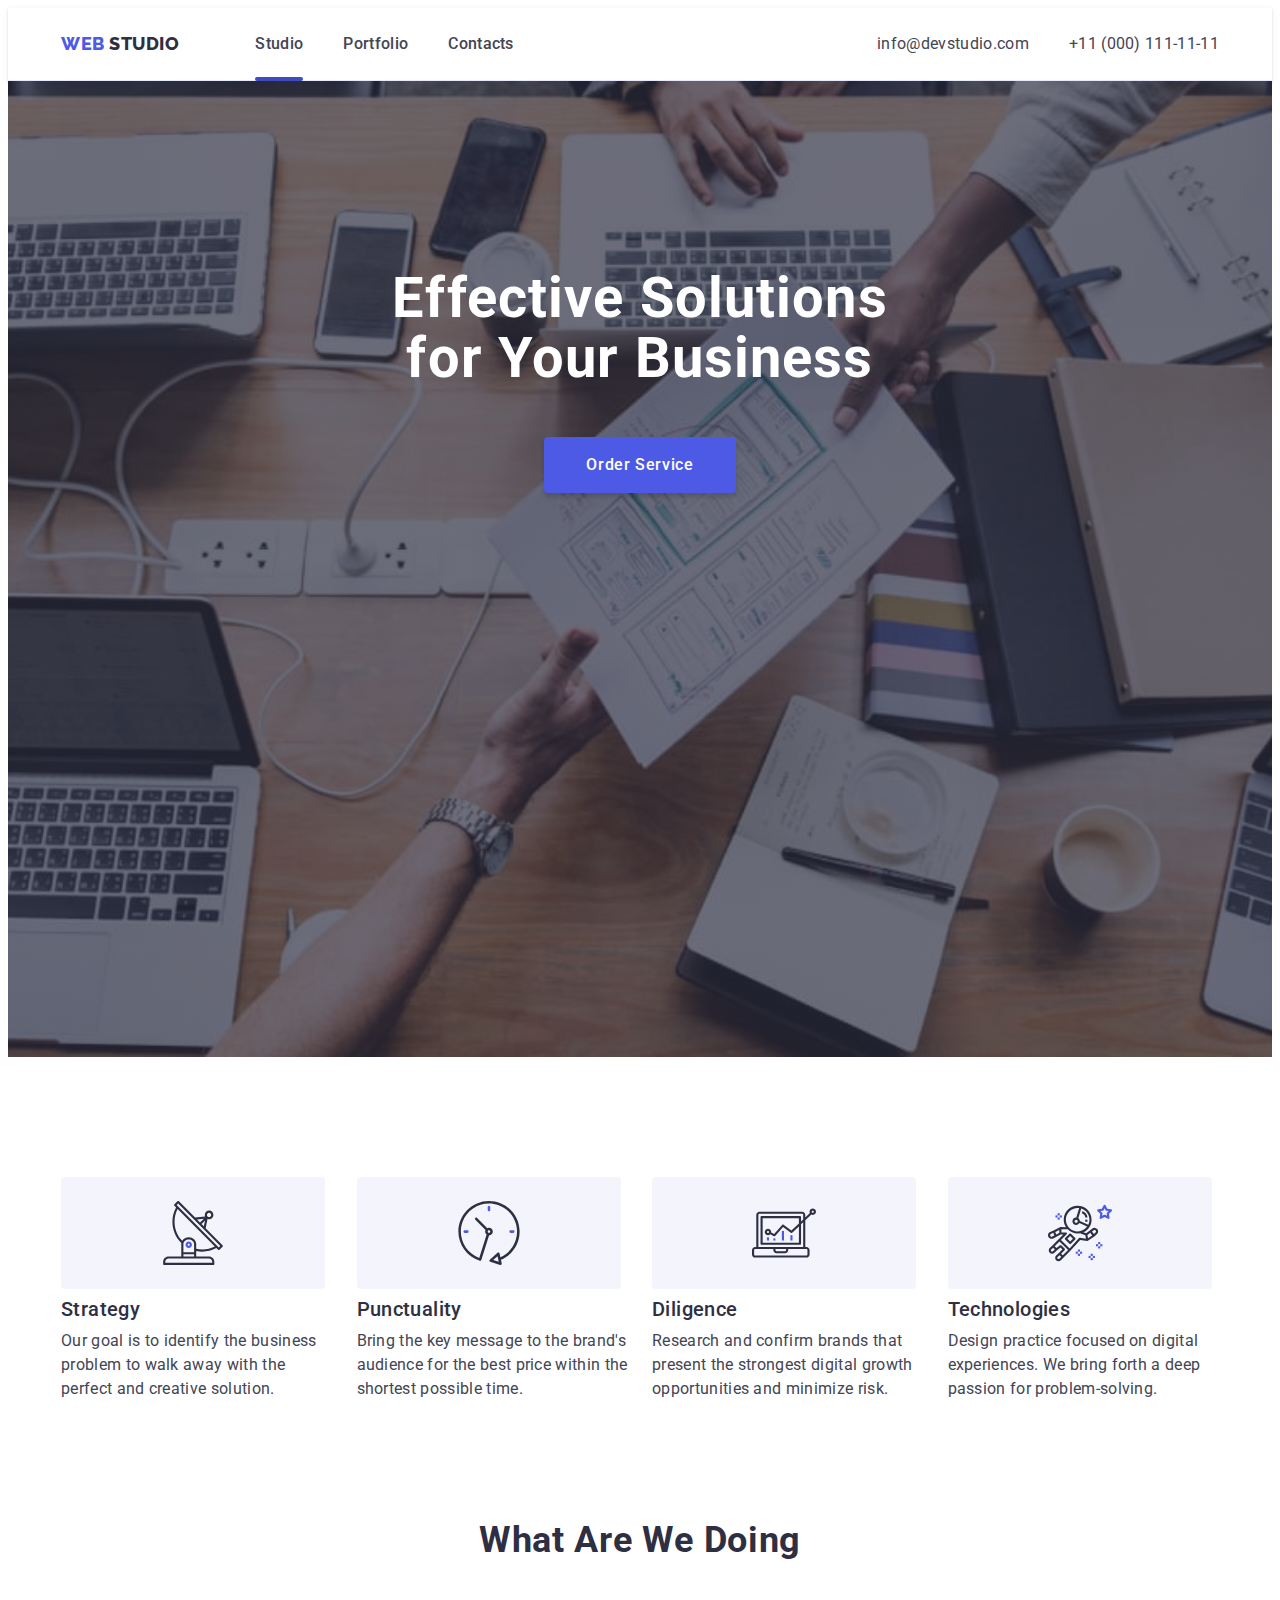
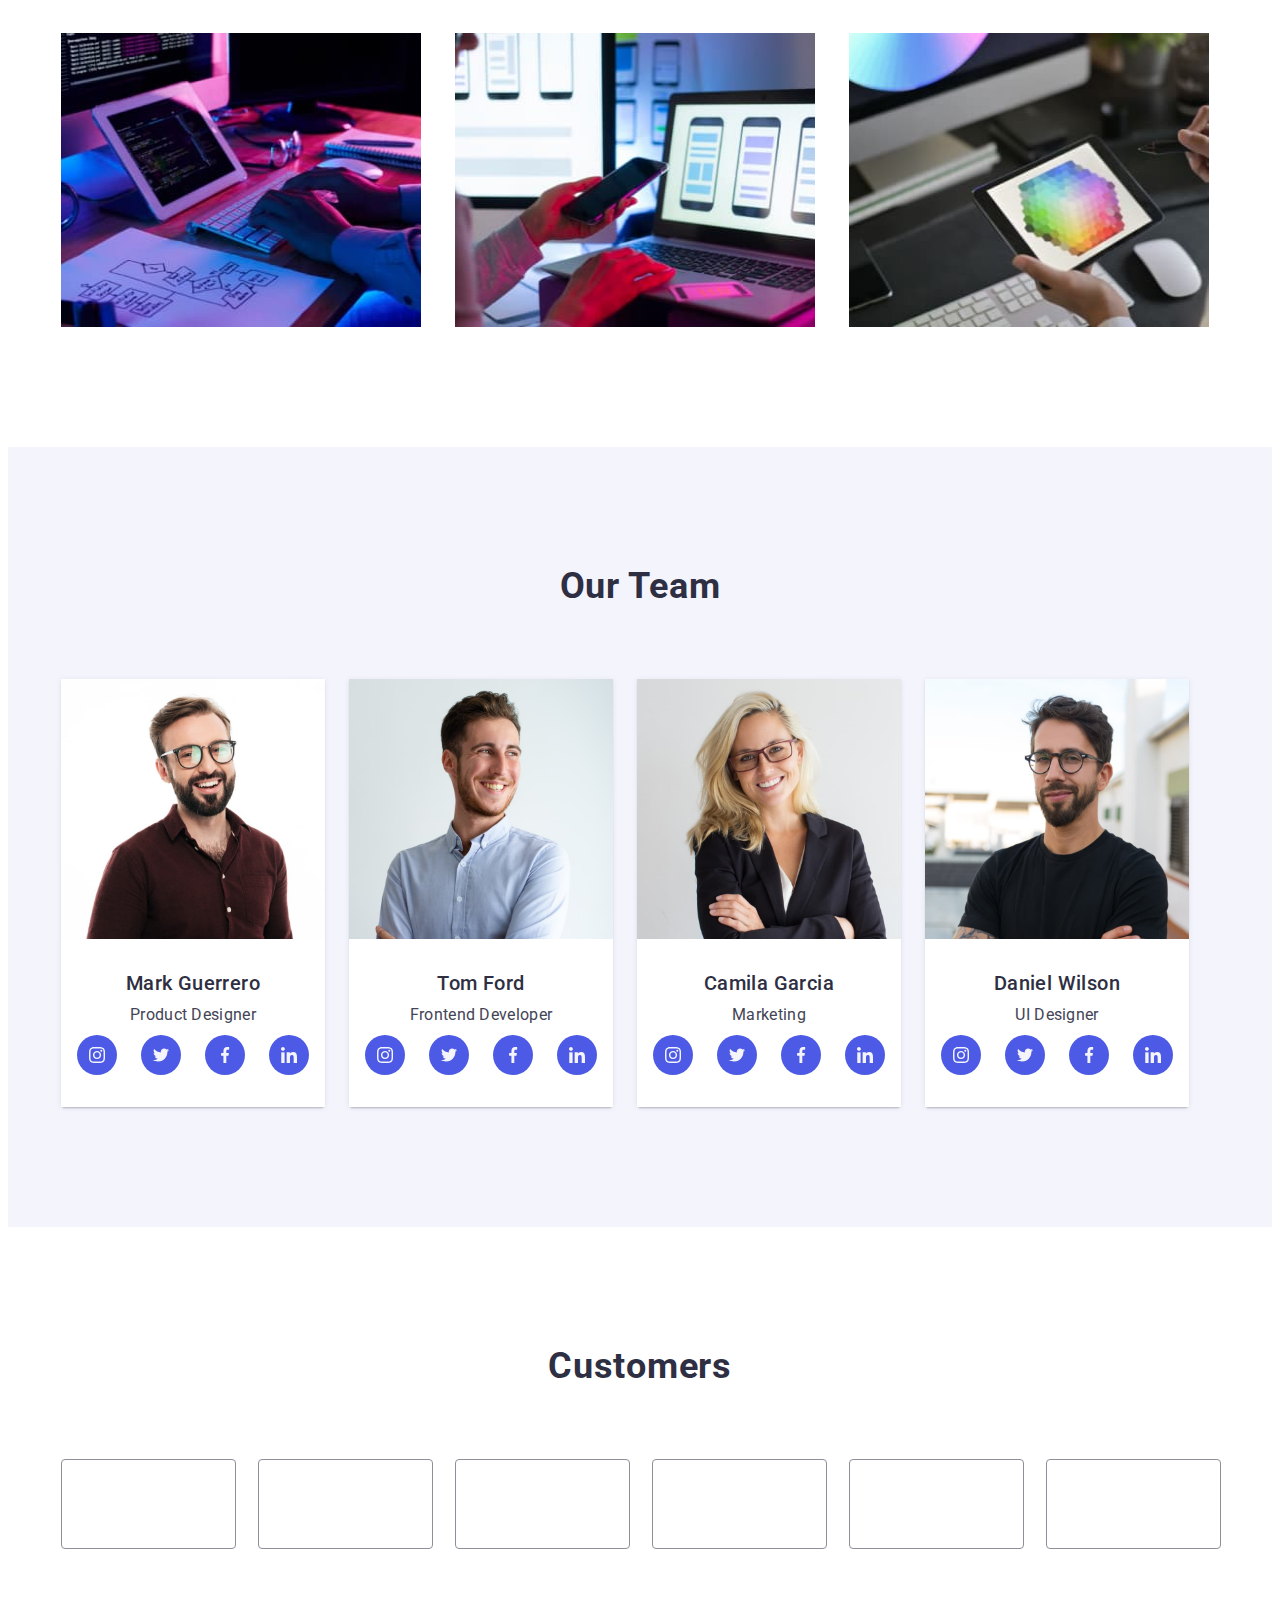
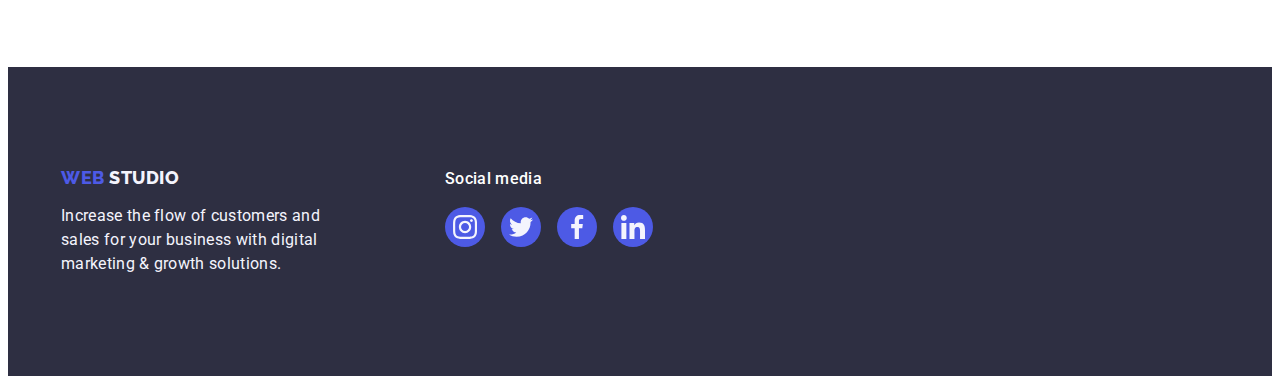
<file: index.html>
<!DOCTYPE html>
<html lang="en">
  <head>
    <meta charset="UTF-8" />
    <meta http-equiv="X-UA-Compatible" content="IE=edge" />
    <meta name="viewport" content="width=device-width, initial-scale=1.0" />
    <title>Document</title>
    <link
      rel="stylesheet"
      href="https://cdnjs.cloudflare.com/ajax/libs/modern-normalize/2.0.0/modern-normalize.min.css"
      integrity="sha512-4xo8blKMVCiXpTaLzQSLSw3KFOVPWhm/TRtuPVc4WG6kUgjH6J03IBuG7JZPkcWMxJ5huwaBpOpnwYElP/m6wg=="
      crossorigin="anonymous"
      referrerpolicy="no-referrer"
    />
    <link rel="stylesheet" href="./css/styles.css" />
    <link rel="preconnect" href="https://fonts.googleapis.com" />
    <link rel="preconnect" href="https://fonts.gstatic.com" crossorigin />
    <link
      href="https://fonts.googleapis.com/css2?family=Raleway:wght@800&family=Roboto:wght@400;500;700;900&display=swap"
      rel="stylesheet"
    />
  </head>
  <body>
    <header class="header">
      <div class="container header-container">
        <nav class="header-nav">
          <a href="./index.html" class="header-title link"
            >Web <span class="header-span">Studio</span>
          </a>
          <ul class="header-list list">
            <li class="header-list-item">
              <a href="./index.html" class="header-links current link"
                >Studio</a
              >
            </li>
            <li class="header-list-item">
              <a href="./portfolio.html" class="header-links link">Portfolio</a>
            </li>
            <li class="header-list-item">
              <a href="" class="header-links link">Contacts</a>
            </li>
          </ul>
        </nav>
        <address class="header-address">
          <ul class="list header-list">
            <li>
              <a href="mailto:info@devstudio.com" class="header-contacts link"
                >info@devstudio.com</a
              >
            </li>
            <li>
              <a href="tel:+110001111111" class="header-contacts link"
                >+11 (000) 111-11-11</a
              >
            </li>
          </ul>
        </address>
      </div>
    </header>
    <main>
      <section class="main-section">
        <div class="main-container container">
          <h1 class="page-title">Effective Solutions for Your Business</h1>
          <button type="button" class="button-order-service" data-modal-open>
            Order Service
          </button>
        </div>
      </section>
      <section class="features">
        <div class="container">
          <h2 class="visually-hidden">Features</h2>
          <ul class="list features-container">
            <li class="features-items">
              <div class="features-icon-block">
                <svg class="features-icons" width="64" height="64">
                  <use href="./images/icons.svg#icon-antenna-1"></use>
                </svg>
              </div>
              <h3 class="features-title">Strategy</h3>
              <p class="features-text">
                Our goal is to identify the business problem to walk away with
                the perfect and creative solution.
              </p>
            </li>
            <li class="features-items">
              <div class="features-icon-block">
                <svg class="features-icons" width="64" height="64">
                  <use href="./images/icons.svg#icon-clock-1"></use>
                </svg>
              </div>
              <h3 class="features-title">Punctuality</h3>
              <p class="features-text">
                Bring the key message to the brand's audience for the best price
                within the shortest possible time.
              </p>
            </li>
            <li class="features-items">
              <div class="features-icon-block">
                <svg class="features-icons" width="64" height="64">
                  <use href="./images/icons.svg#icon-diagram-1"></use>
                </svg>
              </div>
              <h3 class="features-title">Diligence</h3>
              <p class="features-text">
                Research and confirm brands that present the strongest digital
                growth opportunities and minimize risk.
              </p>
            </li>
            <li class="features-items">
              <div class="features-icon-block">
                <svg class="features-icons" width="64" height="64">
                  <use href="./images/icons.svg#icon-astronaut-1"></use>
                </svg>
              </div>
              <h3 class="features-title">Technologies</h3>
              <p class="features-text">
                Design practice focused on digital experiences. We bring forth a
                deep passion for problem-solving.
              </p>
            </li>
          </ul>
        </div>
      </section>
      <section class="doing-container">
        <div class="container">
          <h2 id="studio" class="section-title">What are we doing</h2>
          <ul class="list doing-list">
            <li class="doing-items">
              <img
                src="./images/box1.jpg"
                alt="Alternative text"
                width="360"
                height="294"
              />
            </li>
            <li class="doing-items">
              <img
                src="./images/box2.jpg"
                alt="Alternative text"
                width="360"
                height="294"
              />
            </li>
            <li class="doing-items">
              <img
                src="./images/box3.jpg"
                alt="Alternative text"
                width="360"
                height="294"
              />
            </li>
          </ul>
        </div>
      </section>
      <section class="team-container">
        <div class="container">
          <h2 id="portfolio" class="section-title">Our Team</h2>
          <ul class="team-list list">
            <li class="team-item">
              <img
                src="./images/ihor.jpg"
                alt="Mark Guerrero"
                width="264"
                height="260"
              />
              <div class="team-item-job">
                <h3 class="team-title">Mark Guerrero</h3>
                <p class="team-text">Product Designer</p>
                <ul class="team-soc">
                  <li class="team-soc-item">
                    <a href="/" class="team-soc-link"
                      ><svg class="team-soc-icon" width="16" height="16">
                        <use
                          href="./images/icons.svg#icon-instagram-2"
                        ></use></svg
                    ></a>
                  </li>
                  <li class="team-soc-item">
                    <a href="/" class="team-soc-link"
                      ><svg class="team-soc-icon" width="16" height="16">
                        <use
                          href="./images/icons.svg#icon-twitter-1"
                        ></use></svg
                    ></a>
                  </li>
                  <li class="team-soc-item">
                    <a href="/" class="team-soc-link"
                      ><svg class="team-soc-icon" width="16" height="16">
                        <use
                          href="./images/icons.svg#icon-facebook-1"
                        ></use></svg
                    ></a>
                  </li>
                  <li class="team-soc-item">
                    <a href="/" class="team-soc-link"
                      ><svg class="team-soc-icon" width="16" height="16">
                        <use
                          href="./images/icons.svg#icon-linkedin-1"
                        ></use></svg
                    ></a>
                  </li>
                </ul>
              </div>
            </li>
            <li class="team-item">
              <img
                src="./images/mykola.jpg"
                alt="Tom Ford"
                width="264"
                height="260"
              />
              <div class="team-item-job">
                <h3 class="team-title">Tom Ford</h3>
                <p class="team-text">Frontend Developer</p>

                <ul class="team-soc">
                  <li class="team-soc-item">
                    <a href="/" class="team-soc-link"
                      ><svg class="team-soc-icon" width="16" height="16">
                        <use
                          href="./images/icons.svg#icon-instagram-2"
                        ></use></svg
                    ></a>
                  </li>
                  <li class="team-soc-item">
                    <a href="/" class="team-soc-link"
                      ><svg class="team-soc-icon" width="16" height="16">
                        <use
                          href="./images/icons.svg#icon-twitter-1"
                        ></use></svg
                    ></a>
                  </li>
                  <li class="team-soc-item">
                    <a href="/" class="team-soc-link"
                      ><svg class="team-soc-icon" width="16" height="16">
                        <use
                          href="./images/icons.svg#icon-facebook-1"
                        ></use></svg
                    ></a>
                  </li>
                  <li class="team-soc-item">
                    <a href="/" class="team-soc-link"
                      ><svg class="team-soc-icon" width="16" height="16">
                        <use
                          href="./images/icons.svg#icon-linkedin-1"
                        ></use></svg
                    ></a>
                  </li>
                </ul>
              </div>
            </li>
            <li class="team-item">
              <img
                src="./images/olga.jpg"
                alt="Camila Garcia"
                width="264"
                height="260"
              />
              <div class="team-item-job">
                <h3 class="team-title">Camila Garcia</h3>
                <p class="team-text">Marketing</p>

                <ul class="team-soc">
                  <li class="team-soc-item">
                    <a href="/" class="team-soc-link"
                      ><svg class="team-soc-icon" width="16" height="16">
                        <use
                          href="./images/icons.svg#icon-instagram-2"
                        ></use></svg
                    ></a>
                  </li>
                  <li class="team-soc-item">
                    <a href="/" class="team-soc-link"
                      ><svg class="team-soc-icon" width="16" height="16">
                        <use
                          href="./images/icons.svg#icon-twitter-1"
                        ></use></svg
                    ></a>
                  </li>
                  <li class="team-soc-item">
                    <a href="/" class="team-soc-link"
                      ><svg class="team-soc-icon" width="16" height="16">
                        <use
                          href="./images/icons.svg#icon-facebook-1"
                        ></use></svg
                    ></a>
                  </li>
                  <li class="team-soc-item">
                    <a href="/" class="team-soc-link"
                      ><svg class="team-soc-icon" width="16" height="16">
                        <use
                          href="./images/icons.svg#icon-linkedin-1"
                        ></use></svg
                    ></a>
                  </li>
                </ul>
              </div>
            </li>
            <li class="team-item">
              <img
                src="./images/mykhailo.jpg"
                alt="Daniel Wilson"
                width="264"
                height="260"
              />
              <div class="team-item-job">
                <h3 class="team-title">Daniel Wilson</h3>
                <p class="team-text">UI Designer</p>
                <ul class="team-soc">
                  <li class="team-soc-item">
                    <a href="/" class="team-soc-link"
                      ><svg class="team-soc-icon" width="16" height="16">
                        <use
                          href="./images/icons.svg#icon-instagram-2"
                        ></use></svg
                    ></a>
                  </li>
                  <li class="team-soc-item">
                    <a href="/" class="team-soc-link"
                      ><svg class="team-soc-icon" width="16" height="16">
                        <use
                          href="./images/icons.svg#icon-twitter-1"
                        ></use></svg
                    ></a>
                  </li>
                  <li class="team-soc-item">
                    <a href="/" class="team-soc-link"
                      ><svg class="team-soc-icon" width="16" height="16">
                        <use
                          href="./images/icons.svg#icon-facebook-1"
                        ></use></svg
                    ></a>
                  </li>
                  <li class="team-soc-item">
                    <a href="/" class="team-soc-link"
                      ><svg class="team-soc-icon" width="16" height="16">
                        <use
                          href="./images/icons.svg#icon-linkedin-1"
                        ></use></svg
                    ></a>
                  </li>
                </ul>
              </div>
            </li>
          </ul>
        </div>
      </section>
      <section class="customers-container">
        <div class="container">
          <h2 class="section-title">Customers</h2>
          <ul class="customers-list">
            <li class="customers-list-item">
              <a href="" class="customers-link">
                <svg class="customers-icon" width="104" height="56">
                  <use href="./images/icons.svg#icon-Logo"></use>
                </svg>
              </a>
            </li>
            <li class="customers-list-item">
              <a href="" class="customers-link">
                <svg class="customers-icon" width="104" height="56">
                  <use href="./images/icons.svg#icon-Logo-1"></use>
                </svg>
              </a>
            </li>
            <li class="customers-list-item">
              <a href="" class="customers-link">
                <svg class="customers-icon" width="104" height="56">
                  <use href="./images/icons.svg#icon-Logo-2"></use>
                </svg>
              </a>
            </li>
            <li class="customers-list-item">
              <a href="" class="customers-link">
                <svg class="customers-icon" width="104" height="56">
                  <use href="./images/icons.svg#icon-Logo-3"></use>
                </svg>
              </a>
            </li>
            <li class="customers-list-item">
              <a href="" class="customers-link">
                <svg class="customers-icon" width="104" height="56">
                  <use href="./images/icons.svg#icon-Logo-4"></use>
                </svg>
              </a>
            </li>
            <li class="customers-list-item">
              <a href="" class="customers-link">
                <svg class="customers-icon" width="104" height="56">
                  <use href="./images/icons.svg#icon-Logo-5"></use>
                </svg>
              </a>
            </li>
          </ul>
        </div>
      </section>
    </main>
    <footer class="footer" id="contacts">
      <div class="footer-container container">
        <div class="footer-copyright">
          <a href="./index.html" class="footer-title link"
            >Web <span class="footer-span">Studio</span>
          </a>
          <p class="copyright">
            Increase the flow of customers and sales for your business with
            digital marketing & growth solutions.
          </p>
        </div>
        <div class="footer-soc">
          <p class="footer-soc-title">Social media</p>
          <ul class="footer-soc-list">
            <li class="footer-soc-item">
              <a href="" class="footer-soc-link">
                <svg class="footer-soc-icon" width="24" height="24">
                  <use href="./images/icons.svg#icon-instagram-2"></use></svg
              ></a>
            </li>
            <li class="footer-soc-item">
              <a href="" class="footer-soc-link">
                <svg class="footer-soc-icon" width="24" height="24">
                  <use href="./images/icons.svg#icon-twitter-1"></use></svg
              ></a>
            </li>
            <li class="footer-soc-item">
              <a href="" class="footer-soc-link">
                <svg class="footer-soc-icon" width="24" height="24">
                  <use href="./images/icons.svg#icon-facebook-1"></use></svg
              ></a>
            </li>
            <li class="footer-soc-item">
              <a href="" class="footer-soc-link">
                <svg class="footer-soc-icon" width="24" height="24">
                  <use href="./images/icons.svg#icon-linkedin-1"></use></svg
              ></a>
            </li>
          </ul>
        </div>
      </div>
    </footer>
    <div class="backdrop is-hidden" data-modal>
      <div class="modal">
        <button type="button" class="modal-btn" data-modal-close>
          <svg class="modal-close-icon" width="8" height="8">
            <use href="./images/icons.svg#icon-close-backdrop"></use>
          </svg>
        </button>
      </div>
    </div>
    <script src="./js/modal.js"></script>
  </body>
</html>
</file>
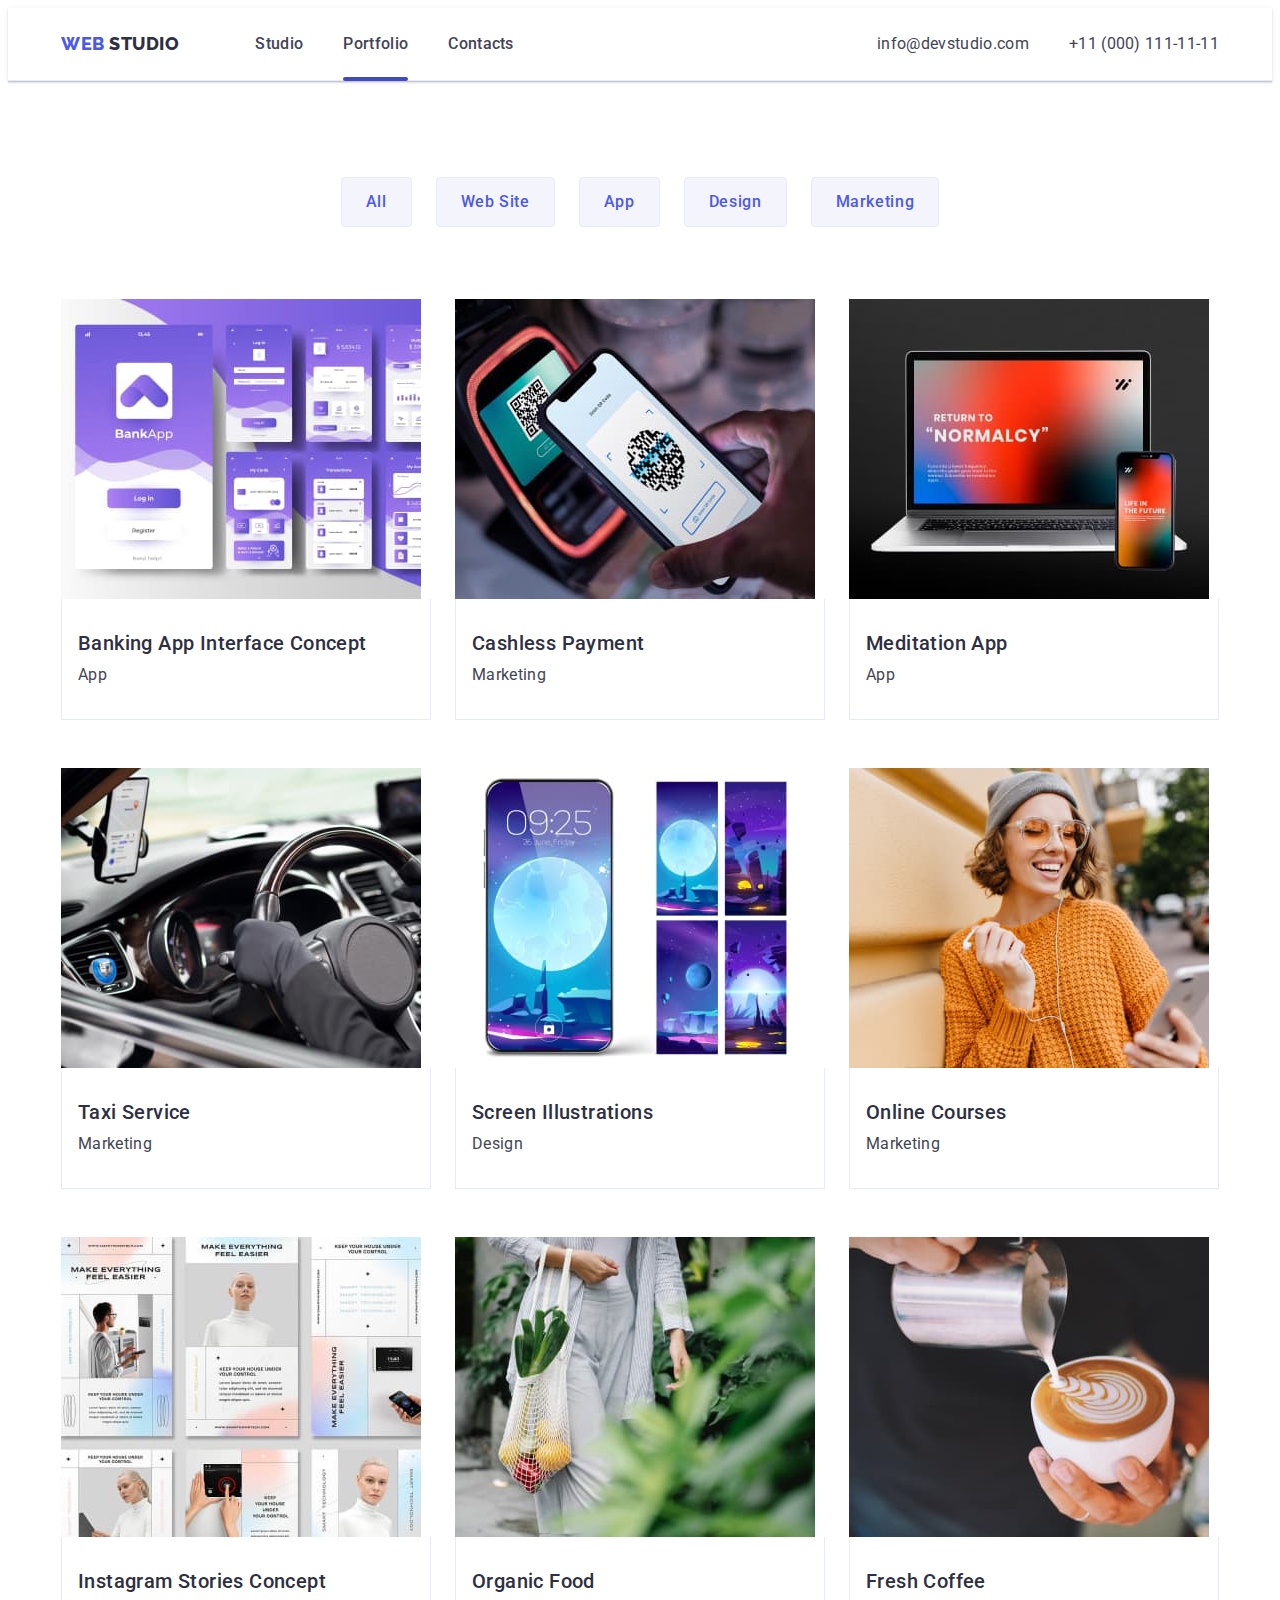
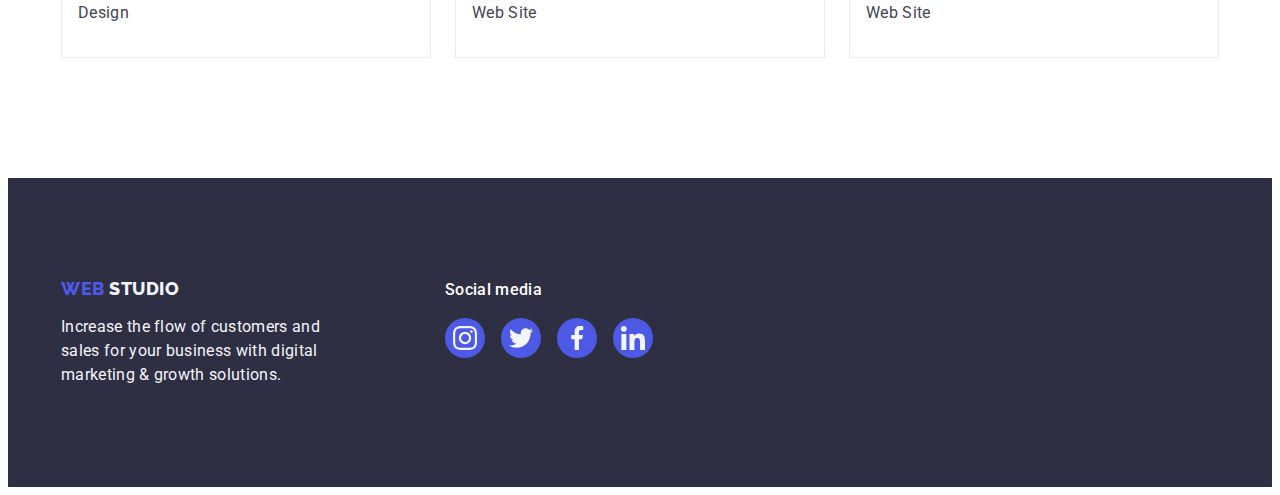
<file: portfolio.html>
<!DOCTYPE html>
<html lang="en">
  <head>
    <meta charset="UTF-8" />
    <meta http-equiv="X-UA-Compatible" content="IE=edge" />
    <meta name="viewport" content="width=device-width, initial-scale=1.0" />
    <title>Document</title>
    <link
      rel="stylesheet"
      href="https://cdnjs.cloudflare.com/ajax/libs/modern-normalize/2.0.0/modern-normalize.min.css"
      integrity="sha512-4xo8blKMVCiXpTaLzQSLSw3KFOVPWhm/TRtuPVc4WG6kUgjH6J03IBuG7JZPkcWMxJ5huwaBpOpnwYElP/m6wg=="
      crossorigin="anonymous"
      referrerpolicy="no-referrer"
    />
    <link rel="stylesheet" href="./css/styles.css" />
    <link rel="preconnect" href="https://fonts.googleapis.com" />
    <link rel="preconnect" href="https://fonts.gstatic.com" crossorigin />
    <link
      href="https://fonts.googleapis.com/css2?family=Raleway:wght@800&family=Roboto:wght@400;500;700;900&display=swap"
      rel="stylesheet"
    />
  </head>
  <body>
    <header class="header">
      <div class="container header-container">
        <nav class="header-nav">
          <a href="./index.html" class="header-title link"
            >Web <span class="header-span">Studio</span>
          </a>
          <ul class="header-list list">
            <li class="header-list-item">
              <a href="./index.html" class="header-links link">Studio</a>
            </li>
            <li class="header-list-item">
              <a href="./portfolio.html" class="header-links current link"
                >Portfolio</a
              >
            </li>
            <li class="header-list-item">
              <a href="" class="header-links link">Contacts</a>
            </li>
          </ul>
        </nav>
        <address class="header-address">
          <ul class="list header-list">
            <li>
              <a href="mailto:info@devstudio.com" class="header-contacts link"
                >info@devstudio.com</a
              >
            </li>
            <li>
              <a href="tel:+110001111111" class="header-contacts link"
                >+11 (000) 111-11-11</a
              >
            </li>
          </ul>
        </address>
      </div>
    </header>
    <main>
      <section class="filter">
        <div class="container">
          <h1 class="visually-hidden">Portfolio</h1>
          <ul class="list portfolio-filter">
            <li>
              <button type="button" class="portfolio-button">All</button>
            </li>
            <li>
              <button type="button" class="portfolio-button">Web Site</button>
            </li>
            <li>
              <button type="button" class="portfolio-button">App</button>
            </li>
            <li>
              <button type="button" class="portfolio-button">Design</button>
            </li>
            <li>
              <button type="button" class="portfolio-button">Marketing</button>
            </li>
          </ul>
          <ul class="list filter-list">
            <li class="filter-items">
              <a href="" class="filter-link link"
                ><div class="filter-image">
                  <img
                    src="./images/banking-app.jpg"
                    alt="Banking App Interface Concept"
                    width="360"
                    height="300"
                  />
                  <p class="filter-overlay-text">
                    14 Stylish and User-Friendly App Design Concepts · Task
                    Manager App · Calorie Tracker App · Exotic Fruit Ecommerce
                    App · Cloud Storage App
                  </p>
                </div>
                <div class="filter-item-text">
                  <h2 class="portfolio-title">Banking App Interface Concept</h2>
                  <p class="portfolio-text">App</p>
                </div>
              </a>
            </li>
            <li class="filter-items">
              <a href="" class="filter-link link"
                ><div class="filter-image">
                  <img
                    src="./images/cashless-payment.jpg"
                    alt="Cashless Payment"
                    width="360"
                    height="300"
                  />
                  <p class="filter-overlay-text">
                    14 Stylish and User-Friendly App Design Concepts · Task
                    Manager App · Calorie Tracker App · Exotic Fruit Ecommerce
                    App · Cloud Storage App
                  </p>
                </div>
                <div class="filter-item-text">
                  <h2 class="portfolio-title">Cashless Payment</h2>
                  <p class="portfolio-text">Marketing</p>
                </div>
              </a>
            </li>
            <li class="filter-items">
              <a href="" class="filter-link link"
                ><div class="filter-image">
                  <img
                    src="./images/meditation-app.jpg"
                    alt="Meditation App"
                    width="360"
                    height="300"
                  />
                  <p class="filter-overlay-text">
                    14 Stylish and User-Friendly App Design Concepts · Task
                    Manager App · Calorie Tracker App · Exotic Fruit Ecommerce
                    App · Cloud Storage App
                  </p>
                </div>
                <div class="filter-item-text">
                  <h2 class="portfolio-title">Meditation App</h2>
                  <p class="portfolio-text">App</p>
                </div>
              </a>
            </li>
            <li class="filter-items">
              <a href="" class="filter-link link"
                ><div class="filter-image">
                  <img
                    src="./images/taxi-service.jpg"
                    alt="Taxi Service"
                    width="360"
                    height="300"
                  />
                  <p class="filter-overlay-text">
                    14 Stylish and User-Friendly App Design Concepts · Task
                    Manager App · Calorie Tracker App · Exotic Fruit Ecommerce
                    App · Cloud Storage App
                  </p>
                </div>
                <div class="filter-item-text">
                  <h2 class="portfolio-title">Taxi Service</h2>
                  <p class="portfolio-text">Marketing</p>
                </div>
              </a>
            </li>
            <li class="filter-items">
              <a href="" class="filter-link link"
                ><div class="filter-image">
                  <img
                    src="./images/screen-illustrations.jpg"
                    alt="Screen Illustrations"
                    width="360"
                    height="300"
                  />
                  <p class="filter-overlay-text">
                    14 Stylish and User-Friendly App Design Concepts · Task
                    Manager App · Calorie Tracker App · Exotic Fruit Ecommerce
                    App · Cloud Storage App
                  </p>
                </div>
                <div class="filter-item-text">
                  <h2 class="portfolio-title">Screen Illustrations</h2>
                  <p class="portfolio-text">Design</p>
                </div>
              </a>
            </li>
            <li class="filter-items">
              <a href="" class="filter-link link"
                ><div class="filter-image">
                  <img
                    src="./images/online-courses.jpg"
                    alt="Online Courses"
                    width="360"
                    height="300"
                  />
                  <p class="filter-overlay-text">
                    14 Stylish and User-Friendly App Design Concepts · Task
                    Manager App · Calorie Tracker App · Exotic Fruit Ecommerce
                    App · Cloud Storage App
                  </p>
                </div>
                <div class="filter-item-text">
                  <h2 class="portfolio-title">Online Courses</h2>
                  <p class="portfolio-text">Marketing</p>
                </div>
              </a>
            </li>
            <li class="filter-items">
              <a href="" class="filter-link link"
                ><div class="filter-image">
                  <img
                    src="./images/instagram-stories.jpg"
                    alt="Instagram Stories Concept"
                    width="360"
                    height="300"
                  />
                  <p class="filter-overlay-text">
                    14 Stylish and User-Friendly App Design Concepts · Task
                    Manager App · Calorie Tracker App · Exotic Fruit Ecommerce
                    App · Cloud Storage App
                  </p>
                </div>
                <div class="filter-item-text">
                  <h2 class="portfolio-title">Instagram Stories Concept</h2>
                  <p class="portfolio-text">Design</p>
                </div>
              </a>
            </li>
            <li class="filter-items">
              <a href="" class="filter-link link"
                ><div class="filter-image">
                  <img
                    src="./images/organic-food.jpg"
                    alt="Organic Food"
                    width="360"
                    height="300"
                  />
                  <p class="filter-overlay-text">
                    14 Stylish and User-Friendly App Design Concepts · Task
                    Manager App · Calorie Tracker App · Exotic Fruit Ecommerce
                    App · Cloud Storage App
                  </p>
                </div>
                <div class="filter-item-text">
                  <h2 class="portfolio-title">Organic Food</h2>
                  <p class="portfolio-text">Web Site</p>
                </div>
              </a>
            </li>
            <li class="filter-items">
              <a href="" class="filter-link link"
                ><div class="filter-image">
                  <img
                    src="./images/fresh-coffee.jpg"
                    alt="Fresh Coffee"
                    width="360"
                    height="300"
                  />
                  <p class="filter-overlay-text">
                    14 Stylish and User-Friendly App Design Concepts · Task
                    Manager App · Calorie Tracker App · Exotic Fruit Ecommerce
                    App · Cloud Storage App
                  </p>
                </div>
                <div class="filter-item-text">
                  <h2 class="portfolio-title">Fresh Coffee</h2>
                  <p class="portfolio-text">Web Site</p>
                </div>
              </a>
            </li>
          </ul>
        </div>
      </section>
    </main>
    <footer class="footer" id="contacts">
      <div class="footer-container container">
        <div class="footer-copyright">
          <a href="./index.html" class="footer-title link"
            >Web <span class="footer-span">Studio</span>
          </a>
          <p class="copyright">
            Increase the flow of customers and sales for your business with
            digital marketing & growth solutions.
          </p>
        </div>
        <div class="footer-soc">
          <p class="footer-soc-title">Social media</p>
          <ul class="footer-soc-list">
            <li class="footer-soc-item">
              <a href="" class="footer-soc-link">
                <svg class="footer-soc-icon" width="24" height="24">
                  <use href="./images/icons.svg#icon-instagram-2"></use></svg
              ></a>
            </li>
            <li class="footer-soc-item">
              <a href="" class="footer-soc-link">
                <svg class="footer-soc-icon" width="24" height="24">
                  <use href="./images/icons.svg#icon-twitter-1"></use></svg
              ></a>
            </li>
            <li class="footer-soc-item">
              <a href="" class="footer-soc-link">
                <svg class="footer-soc-icon" width="24" height="24">
                  <use href="./images/icons.svg#icon-facebook-1"></use></svg
              ></a>
            </li>
            <li class="footer-soc-item">
              <a href="" class="footer-soc-link">
                <svg class="footer-soc-icon" width="24" height="24">
                  <use href="./images/icons.svg#icon-linkedin-1"></use></svg
              ></a>
            </li>
          </ul>
        </div>
      </div>
    </footer>
  </body>
</html>
</file>
<file: css/styles.css>
:root {
  --white: #ffffff;
  --navy: #2e2f42;
  --iris: #4d5ae5;
  --cloud: #f4f4fd;
  --slate: #434455;
  --ocean: #404bbf;
  --light-slate: #8e8f99;
  --green: #31d0aa;
  --dairy: #fcfcfc;
  --cornflower: #e7e9fc;
  --transition: 250ms cubic-bezier(0.4, 0, 0.2, 1);
}

::before,
::after {
  box-sizing: border-box;
}
.visually-hidden {
  position: absolute;
  width: 1px;
  height: 1px;
  margin: -1px;
  border: 0;
  padding: 0;
  white-space: nowrap;
  clip-path: inset(100%);
  clip: rect(0 0 0 0);
  overflow: hidden;
}
span,
p,
h1,
h2,
h3,
h4,
h5,
h6 {
  margin-top: 0;
  margin-bottom: 0;
}

a {
  text-decoration: none;
}

ul {
  list-style-type: none;
  margin-top: 0;
  margin-bottom: 0;
  padding-left: 0;
}

img {
  display: block;
}

body {
  background-color: var(--white);
  font-family: Roboto, sans-serif;
  color: var(--slate);
  line-height: 1.5;
}
.link {
  text-decoration: none;
  display: inline-block;
}
.list {
  list-style: none;
}
.container {
  width: 100%;
  max-width: 1158px;
  margin: 0 auto;
  /* outline: 2px solid red; */
  padding: 0 15px;
}
/** ------------------HEADER------------------ */
.header {
  border-bottom: 1px solid #e7e9fc;
  box-shadow: 0px 2px 1px rgba(46, 47, 66, 0.08),
    0px 1px 1px rgba(46, 47, 66, 0.16), 0px 1px 6px rgba(46, 47, 66, 0.08);
}
.header-container {
  display: flex;
  align-items: center;
  padding: 0 15px;
}
.header-nav {
  display: flex;
  align-items: center;
}
.header-list {
  display: flex;
  align-items: center;
  gap: 40px;
}
.header-list-item {
  position: relative;
}
.header-title {
  font-family: Raleway, sans-serif;
  font-weight: 800;
  font-size: 18px;
  line-height: 1.17;
  color: var(--iris);
  letter-spacing: 0.03em;
  text-transform: uppercase;
  margin-right: 76px;
}

.header-span {
  color: var(--navy);
}
.header-links {
  position: relative;
  font-weight: 500;
  font-size: 16px;
  line-height: 1.5;
  letter-spacing: 0.02em;
  color: var(--slate);
  padding: 24px 0;
  transition: color var(--transition);
}
.header-links:hover,
.header-links:focus {
  color: var(--ocean);
}
.current::after {
  content: "";
  background-color: var(--ocean);
  border-radius: 2px;
  width: 100%;
  height: 4px;
  position: absolute;
  left: 0;
  bottom: -1px;
}

.header-contacts {
  font-style: normal;
  letter-spacing: 0.02em;
  color: var(--slate);
  transition: color var(--transition);
}
.header-contacts:hover,
.header-contacts:focus {
  color: var(--ocean);
}
.header-address {
  font-style: normal;
  display: flex;
  gap: 40px;
  margin-left: auto;
}

/** ------------------INDEX.HTML------------------ */

/** ------------------MAIN------------------ */

.main-section {
  background-color: var(--navy);
  padding: 188px 0;
  background-image: linear-gradient(
      rgba(46, 47, 66, 0.7),
      rgba(46, 47, 66, 0.7)
    ),
    url(../images/people-office.jpg);
  background-size: cover;
  background-position: center;
  background-repeat: no-repeat;
  max-width: 1440px;
  height: 600px;
  margin: 0 auto;
}
.main-container {
  text-align: center;
}

.page-title {
  font-weight: 700;
  font-size: 56px;
  color: var(--white);
  text-align: center;
  font-style: normal;
  letter-spacing: 0.02em;
  line-height: 1.07;
  max-width: 496px;
  margin: 0 auto;
  margin-bottom: 48px;
}
.button-order-service {
  font-size: 16px;
  font-weight: 500;
  font-family: "Roboto", sans-serif;
  line-height: 1.5;
  letter-spacing: 0.04em;
  background-color: var(--iris);
  color: var(--white);
  cursor: pointer;
  padding: 16px 42px;
  border-radius: 4px;
  min-width: 169px;
  height: 56px;
  border: none;
  transition: background-color var(--transition);
  box-shadow: 0px 4px 4px rgba(0, 0, 0, 0.15);
}
.button-order-service:hover,
.button-order-service:focus {
  background-color: var(--ocean);
}
/** ------------------FEATURES------------------ */

.features {
  padding: 120px 0;
}
.features-container {
  display: flex;
  gap: 24px;
}
.features-items {
  width: calc((100% - 72px) / 4);
}
.features-icon-block {
  display: flex;
  justify-content: center;
  align-items: center;
  background-color: var(--cloud);
  width: 264px;
  height: 112px;
  border-radius: 4px;
  margin-bottom: 8px;
}
.features-icons {
  width: 64px;
  height: 64px;
}
.features-title {
  font-weight: 500;
  font-size: 20px;
  line-height: 1.2;
  letter-spacing: 0.02em;
  color: var(--navy);
  margin-bottom: 8px;
}
.features-text {
  font-weight: 400;
  font-size: 16px;
  line-height: 1.5;
  letter-spacing: 0.02em;
  color: var(--slate);
}

/** ------------------DOING------------------ */
.section-title {
  font-weight: 700;
  font-size: 36px;
  line-height: 1.11;
  text-align: center;
  letter-spacing: 0.02em;
  text-transform: capitalize;
  color: var(--navy);
  margin-bottom: 72px;
}
.doing-container {
  padding-bottom: 120px;
}
.doing-list {
  display: flex;
  gap: 24px;
}
.doing-items {
  width: calc((100% - 48px) / 3);
}

/** ------------------TEAM------------------ */

.team-item {
  width: calc((100% -72px) / 4);
  border-radius: 0px 0px 4px 4px;
  box-shadow: 0px 1px 6px rgba(46, 47, 66, 0.08),
    0px 1px 1px rgba(46, 47, 66, 0.16), 0px 2px 1px rgba(46, 47, 66, 0.08);
}
.team-item-job {
  background-color: var(--white);
  padding: 32px 0;
  display: flex;
  flex-direction: column;
  gap: 8px;
}
.team-container {
  background-color: var(--cloud);
  padding: 120px 0;
}
.team-list {
  display: flex;
  gap: 24px;
}
.team-title {
  font-weight: 500;
  font-size: 20px;
  line-height: 1.2;
  letter-spacing: 0.02em;
  color: var(--navy);
  text-align: center;
}
.team-text {
  font-weight: 400;
  font-size: 16px;
  line-height: 1.5;
  letter-spacing: 0.02em;
  color: var(--slate);
  text-align: center;
}
.team-soc {
  display: flex;
  gap: 24px;
  justify-content: center;
}
.team-soc-item {
  width: 40px;
  height: 40px;
}
.team-soc-link {
  width: 100%;
  height: 100%;
  display: flex;
  justify-content: center;
  align-items: center;
  background-color: var(--iris);
  border-radius: 50%;
  cursor: pointer;
  transition: background-color var(--transition);
}
.team-soc-icon {
  fill: var(--cloud);
}
.team-soc-link:hover,
.team-soc-link:focus {
  background-color: var(--ocean);
}

/** ------------------CUSTOMERS ------------------ */
.customers-container {
  padding: 120px 0;
}
.customers-list {
  display: flex;
  gap: 24px;
}
.customers-list-item {
  width: calc((100% - 120px) / 6);
  height: 88px;
}
.customers-link {
  width: 100%;
  height: 100%;
  display: flex;
  align-items: center;
  justify-content: center;
  border-radius: 4px;
  border: 1px solid var(--light-slate);
  cursor: pointer;
  transition: border-color var(--transition), color var(--transition);
  color: var(--light-slate);
}

.customers-link:hover,
.customers-link:focus {
  border-color: var(--ocean);
}
.customers-link:hover .customers-icon,
.customers-link:focus .customers-icon {
  fill: var(--ocean);
}
.customers-icon {
  fill: currentColor;
  transition: color var(--transition);
}

/** ------------------PORTFOLIO.HTML------------------ */
.portfolio-button {
  cursor: pointer;
  background-color: var(--cloud);
  font-family: "Roboto", sans-serif;
  font-weight: 500;
  font-size: 16px;
  line-height: 1.5;
  letter-spacing: 0.04em;
  color: var(--iris);
  padding: 12px 24px;
  border-radius: 4px;
  border: 1px solid #e7e9fc;
  transition: background-color var(--transition), color var(--transition),
    border-color var(--transition), box-shadow var(--transition);
}
.portfolio-button:hover,
.portfolio-button:focus {
  color: var(--white);
  background-color: var(--ocean);
  border-color: transparent;
  box-shadow: 0px 3px 1px rgba(0, 0, 0, 0.1), 0px 2px 1px rgba(0, 0, 0, 0.08),
    0px 2px 2px rgba(0, 0, 0, 0.12);
}
.filter {
  padding: 96px 0 120px 0;
}
.filter-image {
  position: relative;
  overflow: hidden;
}
.filter-link:hover .filter-overlay-text,
.filter-link:focus .filter-overlay-text {
  transform: translateY(0%);
}
.filter-overlay-text {
  top: 0;
  font-size: 16px;
  line-height: 1.5;
  letter-spacing: 0.02em;
  color: var(--cloud);
  padding: 40px 32px;
  background-color: var(--iris);
  width: 100%;
  height: 100%;
  position: absolute;
  top: 0;
  left: 0;
  transition: transform var(--transition);
  transform: translateY(100%);
}
.portfolio-filter {
  display: flex;
  gap: 24px;
  justify-content: center;
  margin-bottom: 72px;
}
.filter-list {
  display: flex;
  flex-wrap: wrap;
  gap: 48px 24px;
}
.filter-items {
  width: calc((100% - 48px) / 3);
}
.filter-link {
  display: block;
  transition: box-shadow var(--transition);
  color: inherit;
}
.filter-link:hover,
.filter-link:focus {
  box-shadow: 0px 1px 6px rgba(46, 47, 66, 0.08),
    0px 1px 1px rgba(46, 47, 66, 0.16), 0px 2px 1px rgba(46, 47, 66, 0.08);
}
.filter-item-text {
  padding: 32px 16px;
  border: 1px solid #e7e9fc;
  border-top: none;
}
.portfolio-title {
  font-family: "Roboto";
  font-style: normal;
  font-weight: 500;
  font-size: 20px;
  line-height: 24px;
  letter-spacing: 0.02em;
  color: var(--navy);
  margin-bottom: 8px;
}
.portfolio-text {
  letter-spacing: 0.02em;
}

/** ------------------FOOTER------------------ */

.footer {
  background-color: var(--navy);
  padding: 100px 0;
}
.footer-span {
  color: var(--cloud);
}
.copyright {
  color: var(--cloud);
  letter-spacing: 0.02em;
  max-width: 264px;
}
.footer-copyright {
  margin-right: 120px;
}
.footer-title {
  font-family: Raleway, sans-serif;
  font-weight: 800;
  font-size: 18px;
  line-height: 1.17;
  color: var(--iris);
  letter-spacing: 0.03em;
  text-transform: uppercase;
  margin-bottom: 16px;
  display: inline-block;
}
.footer-container {
  display: flex;
  align-items: baseline;
}
.footer-soc-title {
  font-weight: 500;
  letter-spacing: 0.02em;
}

.footer-soc > p {
  color: var(--white);
  margin-bottom: 16px;
}
.footer-soc-list {
  display: flex;
  gap: 16px;
}
.footer-soc-item {
  width: 40px;
  height: 40px;
}
.footer-soc-link {
  width: 100%;
  height: 100%;
  background-color: var(--iris);
  border-radius: 50%;
  display: flex;
  justify-content: center;
  align-items: center;
  cursor: pointer;
  transition: background-color var(--transition);
}
.footer-soc-link:hover,
.footer-soc-link:focus {
  background-color: var(--green);
}

.footer-soc-icon {
  fill: var(--cloud);
}

/** ------------------BACKDROP------------------ */

.backdrop {
  width: 100vw;
  height: 100vh;
  position: fixed;
  background-color: rgba(46, 47, 66, 0.4);
  top: 0;
  left: 0;
  transition: opacity var(--transition), visibility var(--transition);
}
.modal {
  width: 408px;
  min-height: 584px;
  position: absolute;
  background-color: var(--dairy);
  left: 50%;
  top: 50%;
  transform: translate(-50%, -50%) scaleY(100%);
  box-shadow: 0px 1px 1px rgba(0, 0, 0, 0.14), 0px 1px 3px rgba(0, 0, 0, 0.12),
    0px 2px 1px rgba(0, 0, 0, 0.2);
  border-radius: 4px;
  transition: transform var(--transition), opacity var(--transition);
}
.backdrop.is-hidden .modal {
  transition: transform var(--transition), opacity var(--transition);
  transform: translate(-50%, -50%) scaleY(0);
  opacity: 0;
}
.modal-btn {
  padding: 0;
  width: 24px;
  height: 24px;
  position: absolute;
  top: 24px;
  right: 24px;
  background-color: var(--cornflower);
  border: 1px solid rgba(0, 0, 0, 0.1);
  border-radius: 50%;
  display: flex;
  align-items: center;
  justify-content: center;
  cursor: pointer;
  fill: var(--navy);
  transition: background-color var(--transition), border var(--transition);
}

.modal-btn:hover,
.modal-btn:focus {
  background-color: var(--ocean);
  border: none;
  fill: var(--white);
}
.modal-close-icon {
  transition: fill var(--transition);
}
.is-hidden {
  opacity: 0;
  visibility: hidden;
  pointer-events: none;
}
</file>
